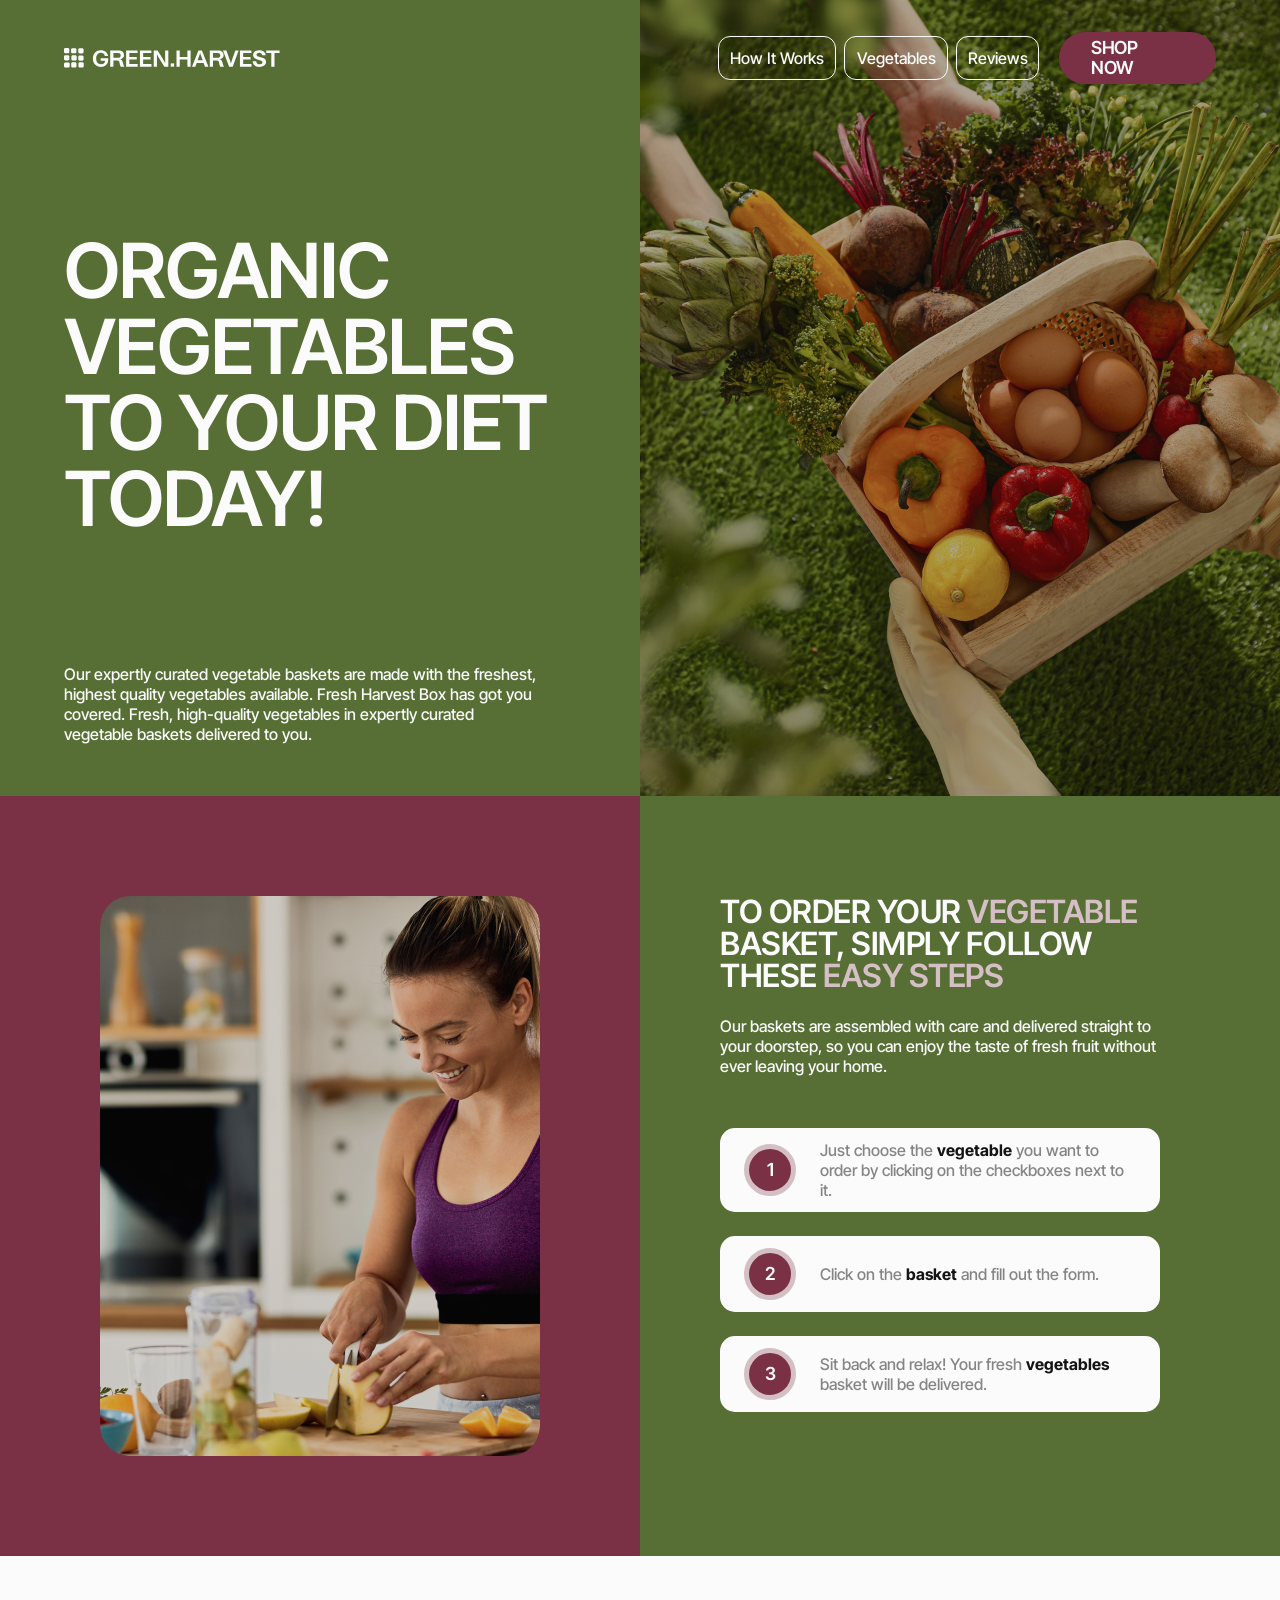
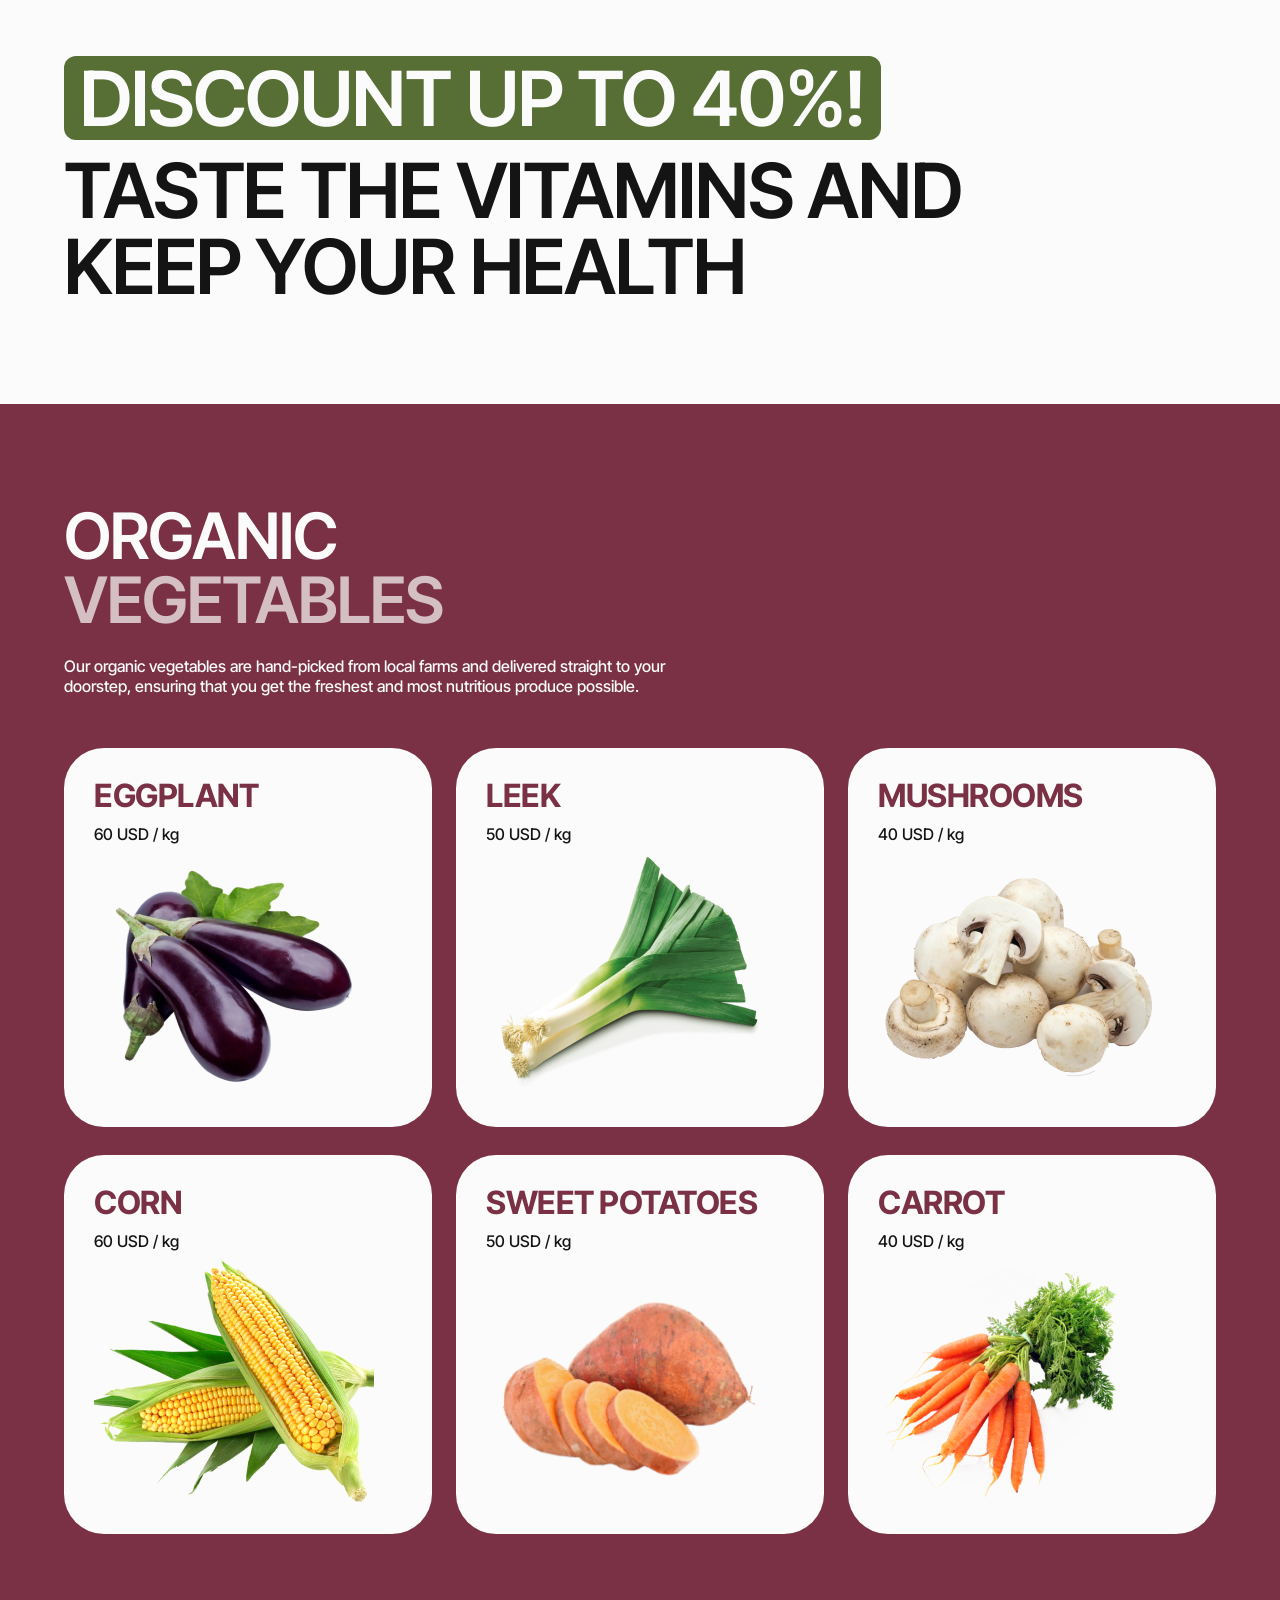
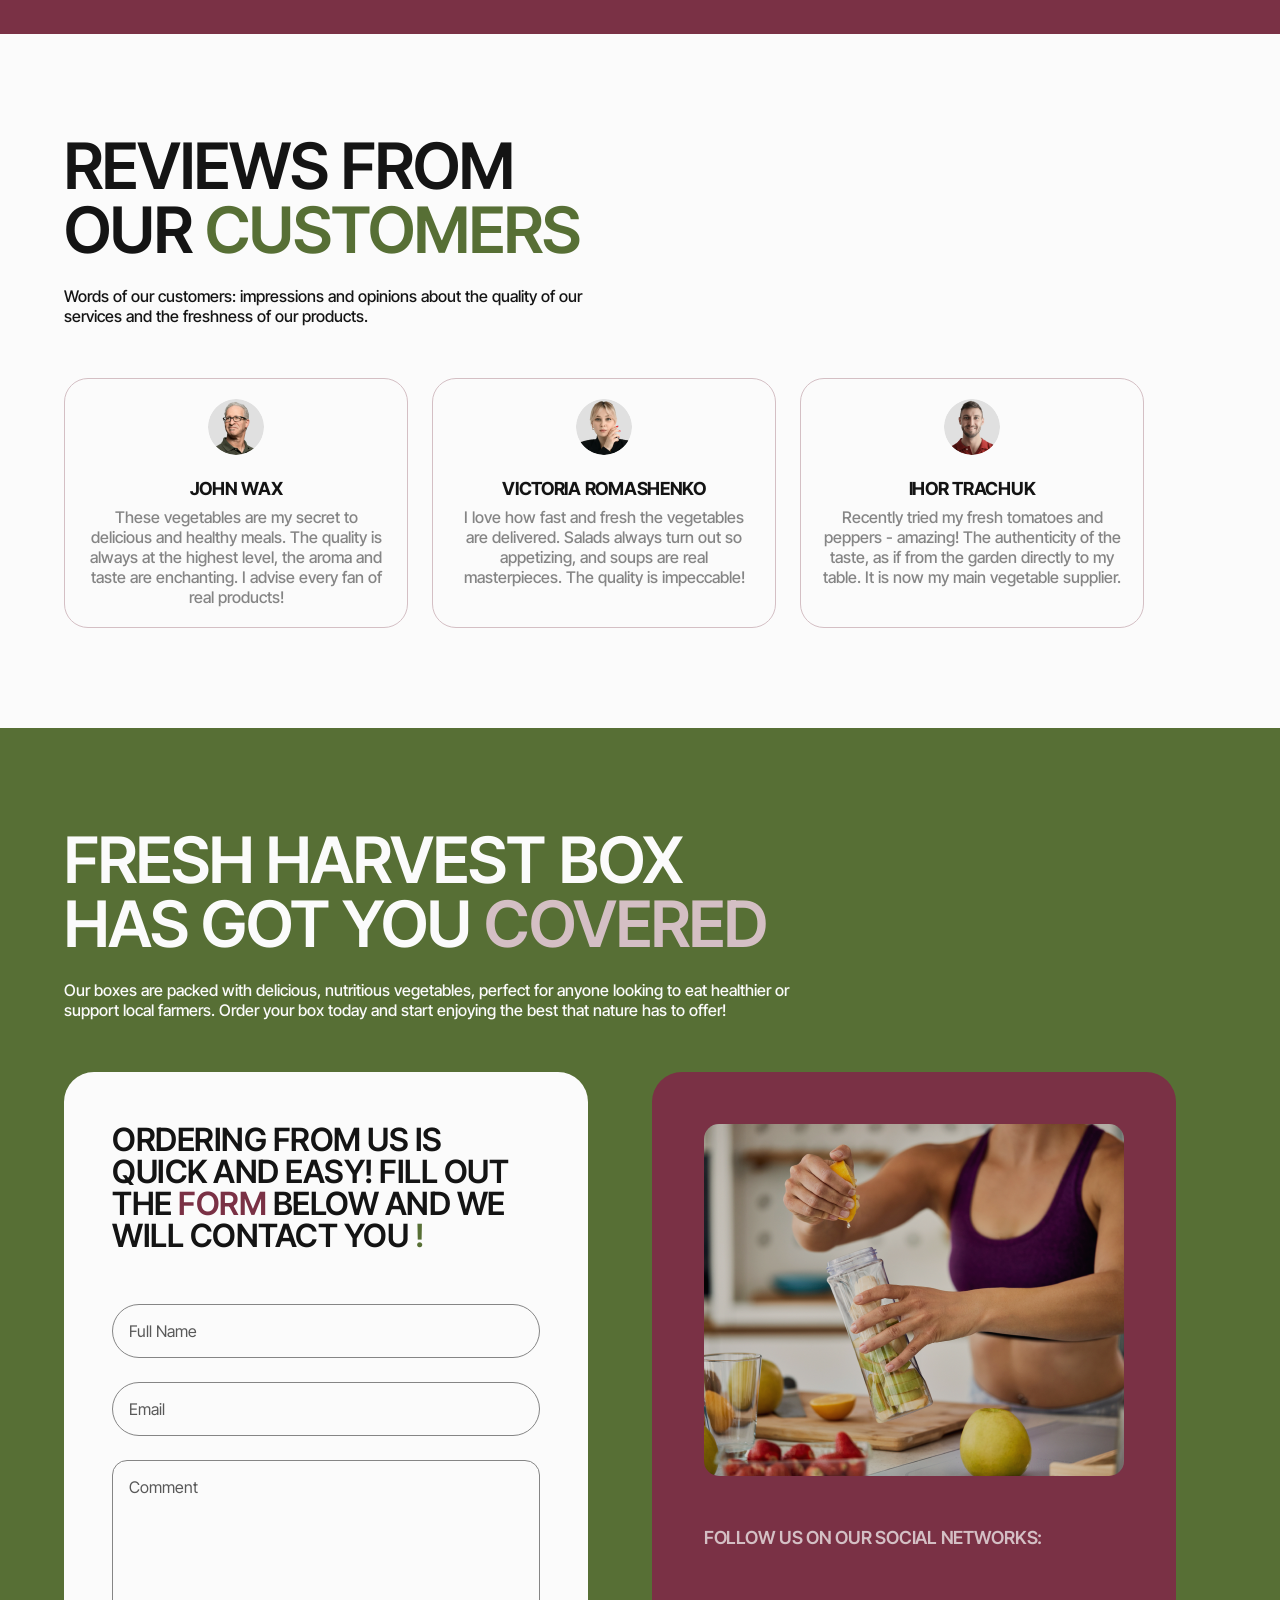
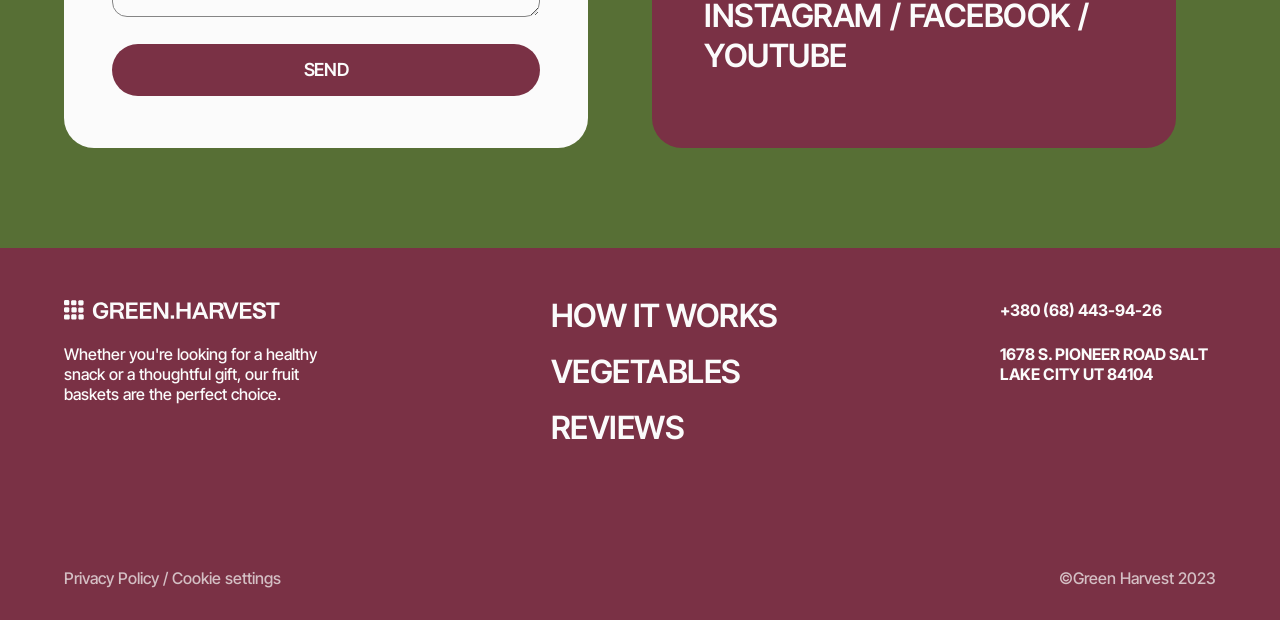
<file: index.html>
<!DOCTYPE html>
<html lang="en">

<head>
  <meta charset="UTF-8" />
  <link rel="icon" type="image/svg+xml" href="./favicon.svg" />
  <meta name="viewport" content="width=device-width, initial-scale=1.0" />
  <title>GreenHarvest</title>
  <link rel="stylesheet" href="//cdnjs.cloudflare.com/ajax/libs/modern-normalize/3.0.1/modern-normalize.css" />

  <link rel="preconnect" href="https://fonts.googleapis.com">
  <link rel="preconnect" href="https://fonts.gstatic.com" crossorigin>
  <link
    href="https://fonts.googleapis.com/css2?family=Inter+Tight:ital,wght@0,100..900;1,100..900&family=Roboto:ital,wght@0,100..900;1,100..900&display=swap"
    rel="stylesheet">

  <link rel="stylesheet" href="./css/styles.css" />
</head>

<body>
  <load src="./partials/header.html"></load>

  <main id="top">
    <load src="./partials/hero.html"></load>
    <load src="./partials/how-is-works.html"></load>
    <load src="./partials/advertisement.html"></load>
    <load src="./partials/vegetables.html"></load>
    <load src="./partials/review.html"></load>
    <load src="./partials/your-order.html"></load>
  </main>

  <load src="./partials/footer.html"></load>

  <!-- Fallback templates for local file:// open -->
  <template id="tpl-header">
    <!-- Header -->
    <header class="gh-header" id="gh-header">
      <div class="gh-header__bar">
        <a href="#" class="gh-logo" aria-label="Green Harvest home">
          <img class="gh-logo__img gh-logo__img--desktop" src="./img/logo-desktop.svg" alt="Green Harvest" decoding="async" />
          <img class="gh-logo__img gh-logo__img--mobile" src="./img/logo-mobile.svg" alt="Green Harvest" decoding="async" />
        </a>

        <div class="gh-header__desktop-group">
          <nav class="gh-nav gh-nav--desktop" aria-label="Main navigation">
            <a class="gh-nav__item" href="#how-it-works">How It Works</a>
            <a class="gh-nav__item" href="#vegetables">Vegetables</a>
            <a class="gh-nav__item" href="#reviews">Reviews</a>
          </nav>
          <a class="gh-cta" href="#order">Shop now</a>
        </div>

        <button
          class="gh-burger"
          id="gh-menu-open"
          type="button"
          aria-expanded="false"
          aria-controls="gh-menu-tablet gh-menu-mobile"
          aria-label="Open menu"
        >
          <span class="gh-burger__line"></span>
        </button>
      </div>

      <div class="gh-backdrop" id="gh-backdrop" hidden></div>

      <aside class="gh-tablet-menu" id="gh-menu-tablet" aria-hidden="true">
        <div class="gh-tablet-menu__header">
          <button class="gh-close gh-close--tablet" id="gh-menu-close-tablet" type="button" aria-label="Close menu">
            <span></span>
          </button>
        </div>

        <nav class="gh-nav gh-nav--drawer" aria-label="Main navigation">
          <a class="gh-nav__item" href="#how-it-works">How It Works</a>
          <a class="gh-nav__item" href="#vegetables">Vegetables</a>
          <a class="gh-nav__item" href="#reviews">Reviews</a>
        </nav>

        <a class="gh-cta gh-cta--drawer" href="#order">Shop now</a>
      </aside>

      <div class="gh-mobile-menu" id="gh-menu-mobile" aria-hidden="true">
        <button class="gh-close gh-close--mobile" id="gh-menu-close-mobile" type="button" aria-label="Close menu">
          <span></span>
        </button>

        <nav class="gh-nav gh-nav--drawer gh-nav--mobile" aria-label="Main navigation">
          <a class="gh-nav__item" href="#how-it-works">How It Works</a>
          <a class="gh-nav__item" href="#vegetables">Vegetables</a>
          <a class="gh-nav__item" href="#reviews">Reviews</a>
        </nav>

        <a class="gh-cta gh-cta--drawer gh-cta--mobile" href="#order">Shop now</a>
      </div>
    </header>
  </template>
  <template id="tpl-hero">
      <!-- Hero -->
      <section class="hero section-green" id="hero">
        <div class="container hero__inner">
          <div class="hero__content">
            <h1 class="heading-xl">Organic vegetables to your diet today!</h1>
            <p class="body-lg">
              Our expertly curated vegetable baskets are made with the freshest, highest quality vegetables available.
              Fresh Harvest Box has got you covered. Fresh, high-quality vegetables in expertly curated vegetable baskets
              delivered to you.
            </p>
          </div>
          <div class="hero__image" role="img" aria-label="Fresh vegetables"></div>
        </div>
      </section>
  </template>
  <template id="tpl-how-is-works">
      <!-- How it works -->
      <section class="how" id="how-it-works">
        <div class="how__image-wrap">
          <img src="./img/how-it-works.png" alt="Vegetables in a basket" class="how__image" loading="lazy" decoding="async" />
        </div>
        <div class="how__content-wrap">
          <div class="how__content">
            <h2 class="sr-only">How it works</h2>
            <p class="heading-md">
              To order your <span>vegetable</span> basket, simply follow these <span>easy steps</span>
            </p>
            <p class="body-lg">
              Our baskets are assembled with care and delivered straight to your doorstep, so you can enjoy the taste of
              fresh fruit without ever leaving your home.
            </p>
            <ol class="steps" role="list">
              <li>
                <span>Just choose the <b>vegetable</b> you want to order by clicking on the checkboxes next to it.</span>
              </li>
              <li>
                <span>Click on the <b>basket</b> and fill out the form.</span>
              </li>
              <li>
                <span>Sit back and relax! Your fresh <b>vegetables</b> basket will be delivered.</span>
              </li>
            </ol>
          </div>
        </div>
      </section>
  </template>
  <template id="tpl-advertisement">
      <!-- Advertisement -->
      <section class="ad section-white" id="advertisement">
        <div class="container">
          <h2 class="sr-only">Advertisement</h2>
          <p class="heading-xl ad__text">
            <span class="ad__highlight">Discount up to 40%!</span><span class="ad__line">Taste the vitamins and keep your health</span>
          </p>
        </div>
      </section>
  </template>
  <template id="tpl-vegetables">
      <!-- Vegetables -->
      <section class="vegetables section-chianti" id="vegetables">
        <div class="container">
          <div class="section-head">
            <h2 class="heading-lg">Organic <span>vegetables</span></h2>
            <p class="body-lg">
              Our organic vegetables are hand-picked from local farms and delivered straight to your doorstep, ensuring
              that you get the freshest and most nutritious produce possible.
            </p>
          </div>

          <ul class="veg-grid" role="list">
            <li class="veg-card">
              <h3>Eggplant</h3>
              <p>60 USD / kg</p>
              <img src="./img/veg-eggplant.png" alt="Eggplant" loading="lazy" decoding="async" />
            </li>
            <li class="veg-card">
              <h3>Leek</h3>
              <p>50 USD / kg</p>
              <img src="./img/veg-leek.png" alt="Leek" loading="lazy" decoding="async" />
            </li>
            <li class="veg-card">
              <h3>Mushrooms</h3>
              <p>40 USD / kg</p>
              <img src="./img/veg-mushrooms.png" alt="Mushrooms" loading="lazy" decoding="async" />
            </li>
            <li class="veg-card">
              <h3>Corn</h3>
              <p>60 USD / kg</p>
              <img src="./img/veg-corn.png" alt="Corn" loading="lazy" decoding="async" />
            </li>
            <li class="veg-card">
              <h3>Sweet potatoes</h3>
              <p>50 USD / kg</p>
              <img src="./img/veg-sweet-potatoes.png" alt="Sweet potatoes" loading="lazy" decoding="async" />
            </li>
            <li class="veg-card">
              <h3>Carrot</h3>
              <p>40 USD / kg</p>
              <img src="./img/veg-carrot.png" alt="Carrot" loading="lazy" decoding="async" />
            </li>
          </ul>
        </div>
      </section>
  </template>
  <template id="tpl-review">
      <!-- Reviews -->
      <section class="reviews section-white" id="reviews">
        <div class="container">
          <div class="section-head">
            <h2 class="heading-lg">Reviews from our <span>customers</span></h2>
            <p class="body-lg">
              Words of our customers: impressions and opinions about the quality of our services and the freshness of our
              products.
            </p>
          </div>

          <ul class="review-grid" role="list">
            <li class="review-card">
              <img src="./img/review-john.png" alt="John Wax" loading="lazy" decoding="async" />
              <h3>John Wax</h3>
              <p>
                These vegetables are my secret to delicious and healthy meals. The quality is always at the highest
                level, the aroma and taste are enchanting. I advise every fan of real products!
              </p>
            </li>
            <li class="review-card">
              <img src="./img/review-victoria.png" alt="Victoria Romashenko" loading="lazy" decoding="async" />
              <h3>Victoria Romashenko</h3>
              <p>
                I love how fast and fresh the vegetables are delivered. Salads always turn out so appetizing, and soups
                are real masterpieces. The quality is impeccable!
              </p>
            </li>
            <li class="review-card">
              <img src="./img/review-ihor.png" alt="Ihor Trachuk" loading="lazy" decoding="async" />
              <h3>Ihor Trachuk</h3>
              <p>
                Recently tried my fresh tomatoes and peppers - amazing! The authenticity of the taste, as if from the
                garden directly to my table. It is now my main vegetable supplier.
              </p>
            </li>
          </ul>
        </div>
      </section>
  </template>
  <template id="tpl-your-order">
      <!-- Your order -->
      <section class="order section-green" id="order">
        <div class="container">
          <div class="section-head">
            <h2 class="heading-lg">Fresh harvest box has got you <span>covered</span></h2>
            <p class="body-lg">
              Our boxes are packed with delicious, nutritious vegetables, perfect for anyone looking to eat healthier or
              support local farmers. Order your box today and start enjoying the best that nature has to offer!
            </p>
          </div>

          <div class="order__grid">
            <div class="order-form">
              <p class="heading-md order-form__title">
                Ordering from us is quick and easy! Fill out the <span>form</span> below and we will contact you
                <span>!</span>
              </p>
              <form class="order-form__fields">
                <label>
                  <input type="text" name="full_name" required placeholder="Full Name" />
                </label>
                <label>
                  <input
                    type="email"
                    name="email"
                    required
                    pattern="[a-z0-9._%+\-]+@[a-z0-9.\-]+\.[a-z]{2,}$"
                    placeholder="Email"
                  />
                </label>
                <label>
                  <textarea rows="4" required placeholder="Comment"></textarea>
                </label>
                <button type="submit">Send</button>
              </form>
            </div>

            <div class="order-social">
              <img src="./img/order-social.png" alt="Vegetables and social media" loading="lazy" decoding="async" />
              <p>Follow us on our social networks:</p>
              <ul class="order-social__list" role="list">
                <li><a href="https://www.instagram.com/goit.turkiye/" target="_blank" rel="noopener noreferrer">instagram</a></li>
                <li><a href="https://www.facebook.com/people/GOIT-T%C3%BCrkiye/61558036560161/" target="_blank" rel="noopener noreferrer">facebook</a></li>
                <li><a href="https://m.youtube.com/@GoITTurkey" target="_blank" rel="noopener noreferrer">youtube</a></li>
              </ul>
            </div>
          </div>
        </div>
      </section>
  </template>
  <template id="tpl-footer">
      <!-- Footer -->
      <footer class="footer section-chianti" id="footer">
        <div class="container">
          <div class="footer__top">
            <div class="footer__brand">
              <a href="#" class="gh-logo" aria-label="Green Harvest home">
                <img class="gh-logo__img gh-logo__img--desktop" src="./img/logo-desktop.svg" alt="Green Harvest" decoding="async" />
                <img class="gh-logo__img gh-logo__img--mobile" src="./img/logo-mobile.svg" alt="Green Harvest" decoding="async" />
              </a>
              <p class="body-lg">Whether you're looking for a healthy snack or a thoughtful gift, our fruit baskets are the perfect choice.</p>
            </div>

            <nav aria-label="Footer navigation">
              <ul class="footer__menu" role="list">
                <li><a href="#how-it-works">How it works</a></li>
                <li><a href="#vegetables">Vegetables</a></li>
                <li><a href="#reviews">Reviews</a></li>
              </ul>
            </nav>

            <div class="footer__contacts">
              <a href="tel:+380684439426">+380 (68) 443-94-26</a>
              <p>1678 S. Pioneer Road Salt Lake City UT 84104</p>
            </div>
          </div>

          <div class="footer__bottom">
            <p>Privacy Policy / Cookie settings</p>
            <p>&copy;Green Harvest 2023</p>
          </div>
        </div>
      </footer>
  </template>

  <script>
    var PARTIAL_TEMPLATE_MAP = {
      "./partials/header.html": "tpl-header",
      "./partials/hero.html": "tpl-hero",
      "./partials/how-is-works.html": "tpl-how-is-works",
      "./partials/advertisement.html": "tpl-advertisement",
      "./partials/vegetables.html": "tpl-vegetables",
      "./partials/review.html": "tpl-review",
      "./partials/your-order.html": "tpl-your-order",
      "./partials/footer.html": "tpl-footer"
    };

    function initMenu() {
      var header = document.getElementById("gh-header");
      var openBtn = document.getElementById("gh-menu-open");
      var closeTablet = document.getElementById("gh-menu-close-tablet");
      var closeMobile = document.getElementById("gh-menu-close-mobile");
      var backdrop = document.getElementById("gh-backdrop");
      var tabletMenu = document.getElementById("gh-menu-tablet");
      var mobileMenu = document.getElementById("gh-menu-mobile");
      var navLinks = document.querySelectorAll('.gh-nav__item[href^="#"], .gh-cta[href^="#"]');

      if (!header || !openBtn || !closeTablet || !closeMobile || !backdrop || !tabletMenu || !mobileMenu) return;

      function isMobile() {
        return window.matchMedia("(max-width: 767px)").matches;
      }

      function closeMenu() {
        header.classList.remove("gh-header--tablet-open", "gh-header--mobile-open");
        tabletMenu.setAttribute("aria-hidden", "true");
        mobileMenu.setAttribute("aria-hidden", "true");
        backdrop.hidden = true;
        openBtn.setAttribute("aria-expanded", "false");
        document.body.classList.remove("gh-no-scroll");
      }

      function openMenu() {
        var mobile = isMobile();
        header.classList.toggle("gh-header--tablet-open", !mobile);
        header.classList.toggle("gh-header--mobile-open", mobile);
        tabletMenu.setAttribute("aria-hidden", String(mobile));
        mobileMenu.setAttribute("aria-hidden", String(!mobile));
        backdrop.hidden = mobile;
        openBtn.setAttribute("aria-expanded", "true");
        document.body.classList.add("gh-no-scroll");
      }

      openBtn.addEventListener("click", openMenu);
      closeTablet.addEventListener("click", closeMenu);
      closeMobile.addEventListener("click", closeMenu);
      backdrop.addEventListener("click", closeMenu);
      window.addEventListener("resize", closeMenu);

      navLinks.forEach(function (link) {
        link.addEventListener("click", function (event) {
          var targetId = this.getAttribute("href");
          if (!targetId || targetId.charAt(0) !== "#") return;

          var target = document.querySelector(targetId);
          if (!target) return;

          event.preventDefault();
          closeMenu();
          target.scrollIntoView({ behavior: "smooth", block: "start" });
          history.replaceState(null, "", targetId);
        });
      });
    }

    function injectFromTemplate(node, src) {
      var templateId = PARTIAL_TEMPLATE_MAP[src];
      if (!templateId) return;
      var template = document.getElementById(templateId);
      if (!template) return;
      node.insertAdjacentHTML("afterend", template.innerHTML);
      node.remove();
    }

    async function loadPartials() {
      var nodes = document.querySelectorAll("load[src]");
      for (var i = 0; i < nodes.length; i++) {
        var node = nodes[i];
        var src = node.getAttribute("src");
        if (!src) continue;

        try {
          var response = await fetch(src);
          if (!response.ok) throw new Error(src + " not loaded");
          var html = await response.text();
          node.insertAdjacentHTML("afterend", html);
          node.remove();
        } catch (error) {
          injectFromTemplate(node, src);
        }
      }
    }

    (async function bootstrap() {
      await loadPartials();
      initMenu();
    })();
  </script>
</body>

</html>
</file>
<file: css/styles.css>
/* Desktop-first main stylesheet */
@import "./header.css";
@import "./base.css";
@import "./hero.css";
@import "./how-it-works.css";
@import "./advertisement.css";
@import "./vegetables.css";
@import "./review.css";
@import "./your-order.css";
@import "./footer.css";
@import "./tablet.css";
@import "./mobile.css";
</file>
